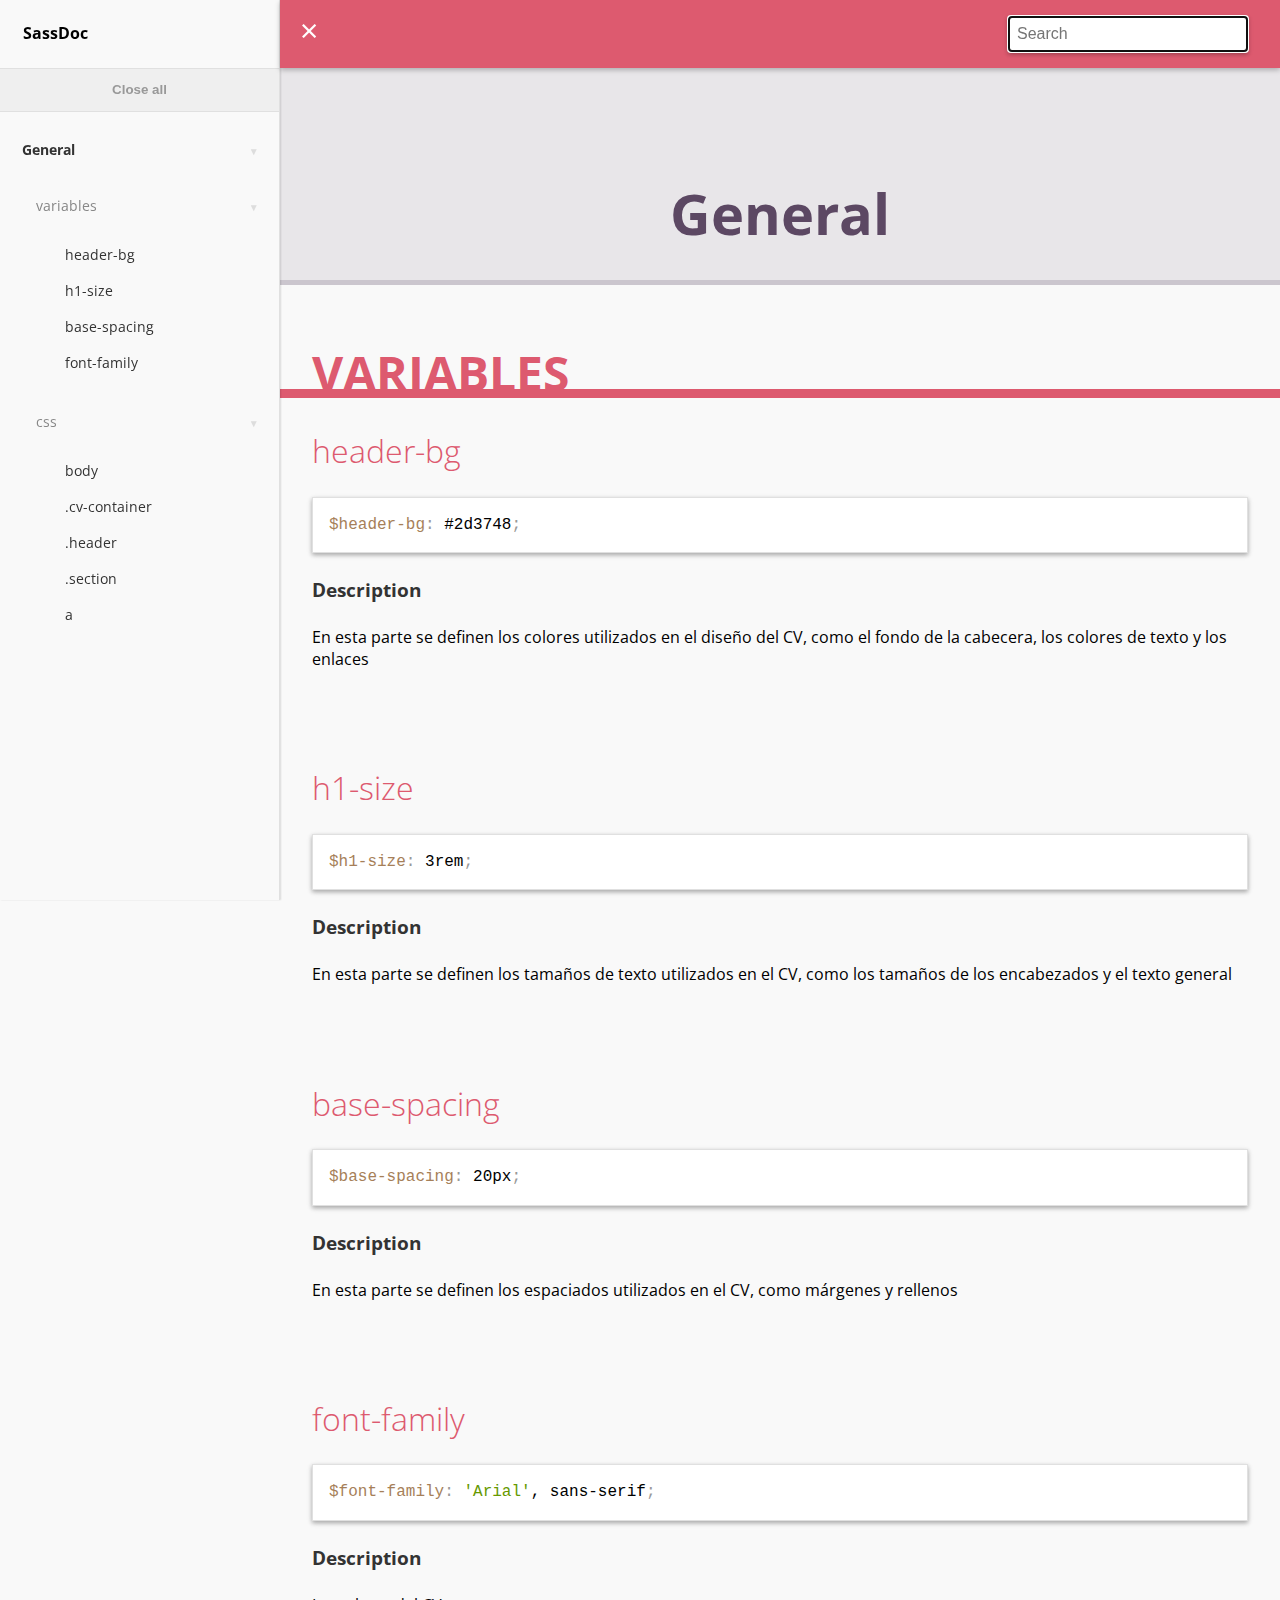
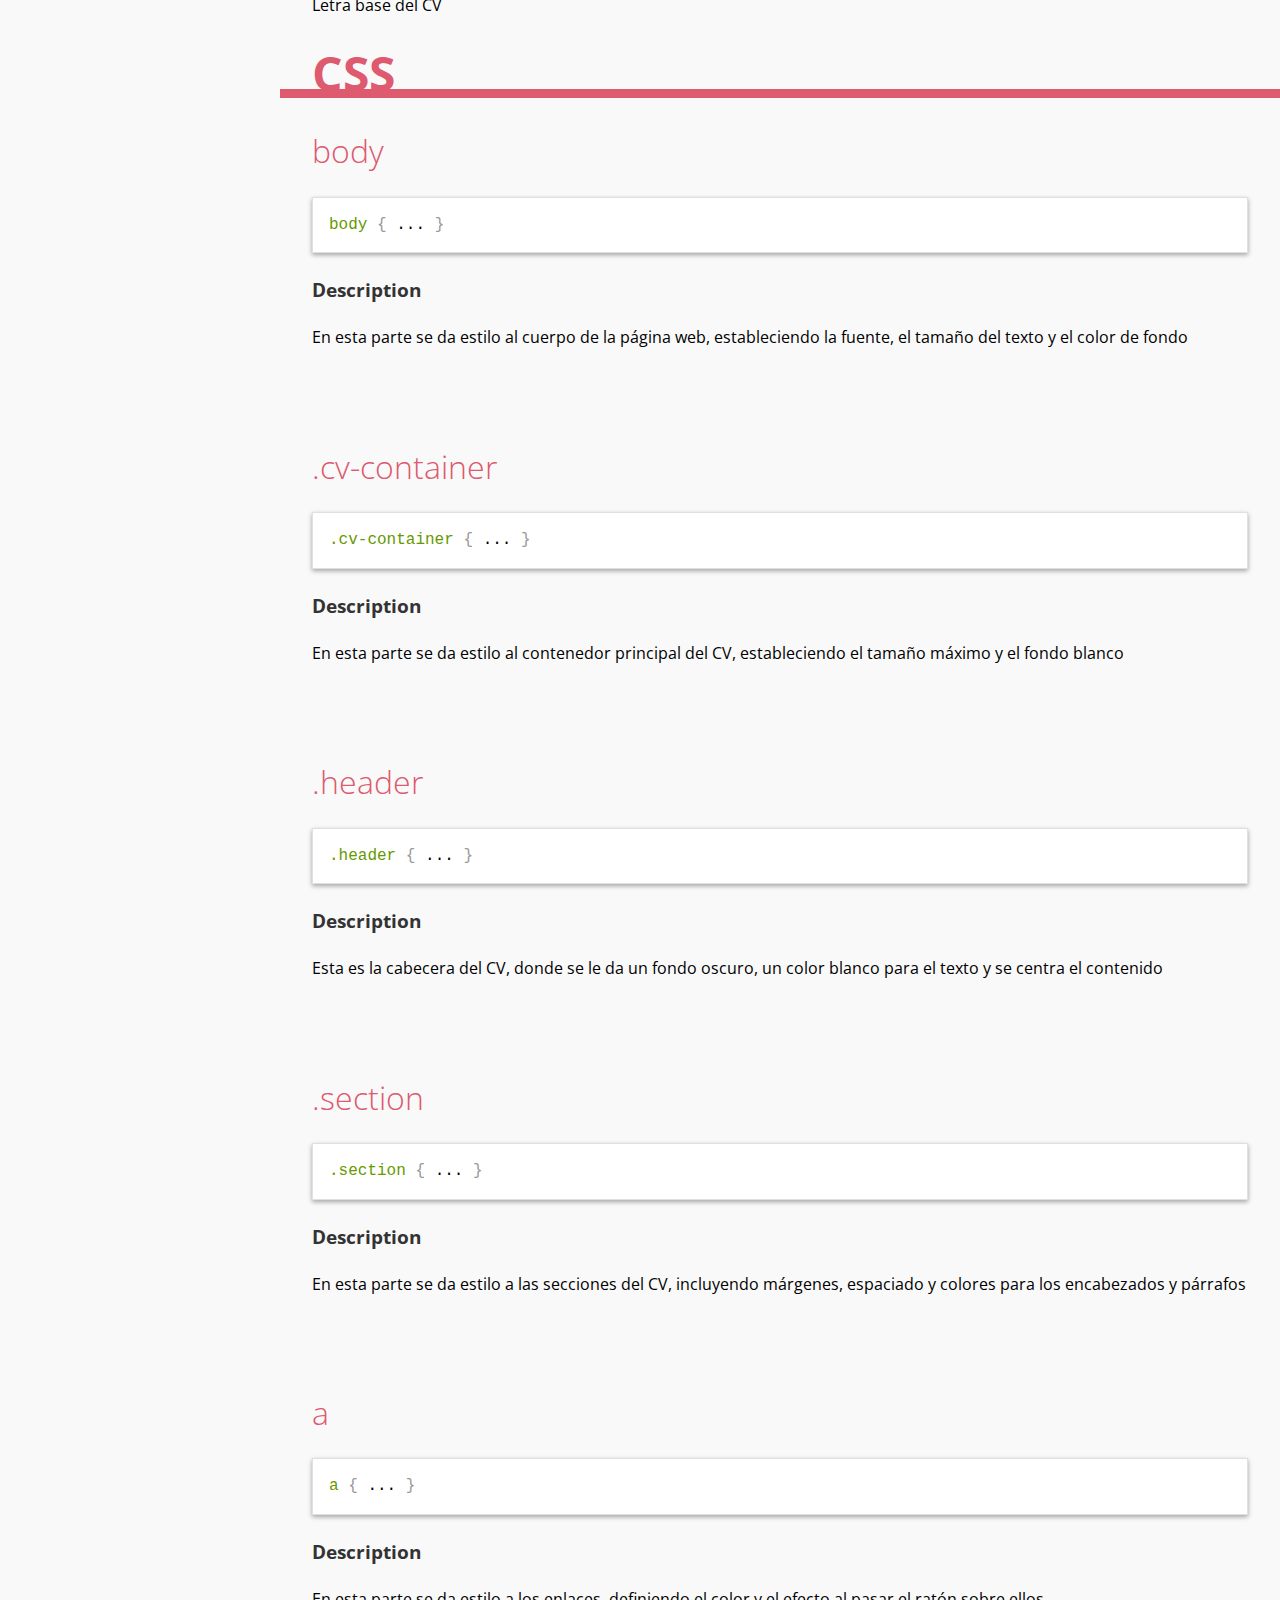
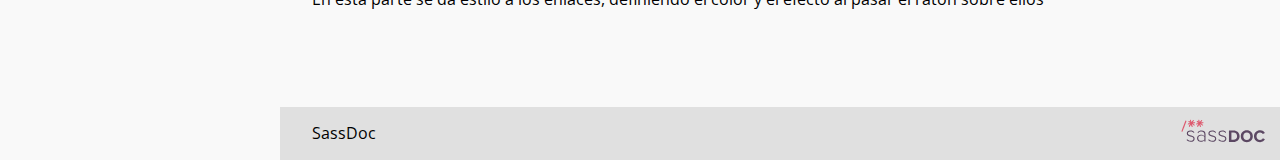
<file: Curriculum_Vitae/sassdoc/index.html>
<!doctype html><html lang="en"><head><meta charset="utf-8"><title>SassDoc</title><link rel="stylesheet" href="assets/css/main.css"><link href="https://fonts.googleapis.com/css?family=Open+Sans:400,500,700" rel="stylesheet" type="text/css"><meta name="viewport" content="width=device-width"><meta content="IE=edge, chrome=1" http-equiv="X-UA-Compatible"><!-- Open Graph tags --><meta property="og:title" content="SassDoc - SassDoc"><meta property="og:type" content="website"><meta property="og:description" content="Release the docs!"><!-- Thanks to Sass-lang.com for the icons --><link href="assets/images/favicon.png" rel="shortcut icon"></head><body><aside class="sidebar" role="nav"><div class="sidebar__header"><h1 class="sidebar__title">SassDoc</h1></div><div class="sidebar__body"><button type="button" class="btn-toggle js-btn-toggle" data-alt="Open all">Close all</button><p class="sidebar__item sidebar__item--heading" data-slug="undefined"><a href="#undefined">General</a></p><div><p class="sidebar__item sidebar__item--sub-heading" data-slug="undefined-variable"><a href="#undefined-variable">variables</a></p><ul class="list-unstyled"><li class="sidebar__item sassdoc__item" data-group="undefined" data-name="header-bg" data-type="variable"><a href="#undefined-variable-header-bg">header-bg</a></li><li class="sidebar__item sassdoc__item" data-group="undefined" data-name="h1-size" data-type="variable"><a href="#undefined-variable-h1-size">h1-size</a></li><li class="sidebar__item sassdoc__item" data-group="undefined" data-name="base-spacing" data-type="variable"><a href="#undefined-variable-base-spacing">base-spacing</a></li><li class="sidebar__item sassdoc__item" data-group="undefined" data-name="font-family" data-type="variable"><a href="#undefined-variable-font-family">font-family</a></li></ul><p class="sidebar__item sidebar__item--sub-heading" data-slug="undefined-css"><a href="#undefined-css">css</a></p><ul class="list-unstyled"><li class="sidebar__item sassdoc__item" data-group="undefined" data-name="body" data-type="css"><a href="#undefined-css-body">body</a></li><li class="sidebar__item sassdoc__item" data-group="undefined" data-name=".cv-container" data-type="css"><a href="#undefined-css-.cv-container">.cv-container</a></li><li class="sidebar__item sassdoc__item" data-group="undefined" data-name=".header" data-type="css"><a href="#undefined-css-.header">.header</a></li><li class="sidebar__item sassdoc__item" data-group="undefined" data-name=".section" data-type="css"><a href="#undefined-css-.section">.section</a></li><li class="sidebar__item sassdoc__item" data-group="undefined" data-name="a" data-type="css"><a href="#undefined-css-a">a</a></li></ul></div></div></aside><article class="main" role="main"><header class="header" role="banner"><div class="container"><div class="sassdoc__searchbar searchbar"><label for="js-search-input" class="visually-hidden">Search</label><div class="searchbar__form" id="js-search"><input name="search" type="search" class="searchbar__field" autocomplete="off" autofocus id="js-search-input" placeholder="Search"><ul class="searchbar__suggestions" id="js-search-suggestions"></ul></div></div></div></header><section class="main__section"><h1 class="main__heading" id="undefined"><div class="container">General</div></h1><section class="main__sub-section" id="undefined-variable"><h2 class="main__heading--secondary"><div class="container">variables</div></h2><section class="main__item container item" id="undefined-variable-header-bg"><h3 class="item__heading"><a class="item__name" href="#undefined-variable-header-bg">header-bg</a></h3><div class="item__code-wrapper"><pre class="item__code language-scss"><code>$header-bg: #2d3748;</code></pre></div><h3 class="item__sub-heading">Description</h3><div class="item__description"><p>En esta parte se definen los colores utilizados en el diseño del CV, como el fondo de la cabecera, los colores de texto y los enlaces</p></div></section><section class="main__item container item" id="undefined-variable-h1-size"><h3 class="item__heading"><a class="item__name" href="#undefined-variable-h1-size">h1-size</a></h3><div class="item__code-wrapper"><pre class="item__code language-scss"><code>$h1-size: 3rem;</code></pre></div><h3 class="item__sub-heading">Description</h3><div class="item__description"><p>En esta parte se definen los tamaños de texto utilizados en el CV, como los tamaños de los encabezados y el texto general</p></div></section><section class="main__item container item" id="undefined-variable-base-spacing"><h3 class="item__heading"><a class="item__name" href="#undefined-variable-base-spacing">base-spacing</a></h3><div class="item__code-wrapper"><pre class="item__code language-scss"><code>$base-spacing: 20px;</code></pre></div><h3 class="item__sub-heading">Description</h3><div class="item__description"><p>En esta parte se definen los espaciados utilizados en el CV, como márgenes y rellenos</p></div></section><section class="main__item container item" id="undefined-variable-font-family"><h3 class="item__heading"><a class="item__name" href="#undefined-variable-font-family">font-family</a></h3><div class="item__code-wrapper"><pre class="item__code language-scss"><code>$font-family: &#39;Arial&#39;, sans-serif;</code></pre></div><h3 class="item__sub-heading">Description</h3><div class="item__description"><p>Letra base del CV</p></div></section></section><section class="main__sub-section" id="undefined-css"><h2 class="main__heading--secondary"><div class="container">css</div></h2><section class="main__item container item" id="undefined-css-body"><h3 class="item__heading"><a class="item__name" href="#undefined-css-body">body</a></h3><div class="item__code-wrapper"><pre class="item__code item__code--togglable language-scss" data-current-state="collapsed" data-expanded="<code>body {
  font-family: $font-family;
  font-size: $body-size;
  background-color: $background;
  color: $text-primary;
  line-height: 1.6;
}</code>" data-collapsed="body { ... }"><code>body { ... }</code></pre></div><h3 class="item__sub-heading">Description</h3><div class="item__description"><p>En esta parte se da estilo al cuerpo de la página web, estableciendo la fuente, el tamaño del texto y el color de fondo</p></div></section><section class="main__item container item" id="undefined-css-.cv-container"><h3 class="item__heading"><a class="item__name" href="#undefined-css-.cv-container">.cv-container</a></h3><div class="item__code-wrapper"><pre class="item__code item__code--togglable language-scss" data-current-state="collapsed" data-expanded="<code>.cv-container {
  max-width: 900px;
  margin: 0 auto;
  background-color: $white;
  padding: $base-spacing;
  border-radius: 8px;
}</code>" data-collapsed=".cv-container { ... }"><code>.cv-container { ... }</code></pre></div><h3 class="item__sub-heading">Description</h3><div class="item__description"><p>En esta parte se da estilo al contenedor principal del CV, estableciendo el tamaño máximo y el fondo blanco</p></div></section><section class="main__item container item" id="undefined-css-.header"><h3 class="item__heading"><a class="item__name" href="#undefined-css-.header">.header</a></h3><div class="item__code-wrapper"><pre class="item__code item__code--togglable language-scss" data-current-state="collapsed" data-expanded="<code>.header {
  text-align: center;
  background-color: $header-bg;
  color: $white;
  padding: $lg-spacing;
  border-radius: 8px;

  h1 {
    font-size: $h1-size;
    margin-bottom: $sm-spacing;
  }

  p {
    font-size: $h5-size;
    font-weight: 300;
  }
}</code>" data-collapsed=".header { ... }"><code>.header { ... }</code></pre></div><h3 class="item__sub-heading">Description</h3><div class="item__description"><p>Esta es la cabecera del CV, donde se le da un fondo oscuro, un color blanco para el texto y se centra el contenido</p></div></section><section class="main__item container item" id="undefined-css-.section"><h3 class="item__heading"><a class="item__name" href="#undefined-css-.section">.section</a></h3><div class="item__code-wrapper"><pre class="item__code item__code--togglable language-scss" data-current-state="collapsed" data-expanded="<code>.section {
  margin: $lg-spacing 0;
  padding-bottom: $sm-spacing;
  border-bottom: 2px solid $border;

  h2 {
    font-size: $h2-size;
    color: $primary;
    margin-bottom: $sm-spacing;
  }

  p {
    font-size: $h4-size;
    color: $text-secondary;
    margin-bottom: $sm-spacing;
  }

  ul {
    list-style: none;
    padding: 0;

    li {
      font-size: $body-size;
      margin-bottom: $sm-spacing;
    }
  }
}</code>" data-collapsed=".section { ... }"><code>.section { ... }</code></pre></div><h3 class="item__sub-heading">Description</h3><div class="item__description"><p>En esta parte se da estilo a las secciones del CV, incluyendo márgenes, espaciado y colores para los encabezados y párrafos</p></div></section><section class="main__item container item" id="undefined-css-a"><h3 class="item__heading"><a class="item__name" href="#undefined-css-a">a</a></h3><div class="item__code-wrapper"><pre class="item__code item__code--togglable language-scss" data-current-state="collapsed" data-expanded="<code>a {
  color: $link;
  text-decoration: none;

  &amp;:hover {
    color: $link-hover;
  }
}</code>" data-collapsed="a { ... }"><code>a { ... }</code></pre></div><h3 class="item__sub-heading">Description</h3><div class="item__description"><p>En esta parte se da estilo a los enlaces, definiendo el color y el efecto al pasar el ratón sobre ellos</p></div></section></section></section><footer class="footer" role="contentinfo"><div class="container"><div class="footer__project-info project-info"><!-- Name and URL --> <span class="project-info__name">SassDoc</span><!-- Version --><!-- License --></div><a class="footer__watermark" href="http://sassdoc.com"><img src="assets/images/logo_light_inline.svg" alt="SassDoc Logo"></a></div></footer></article><script src="https://ajax.googleapis.com/ajax/libs/jquery/2.1.1/jquery.min.js"></script><script>window.jQuery || document.write('<script src="assets/js/vendor/jquery.min.js"><\/script>')</script><script src="assets/js/main.min.js"></script></body></html>
</file>
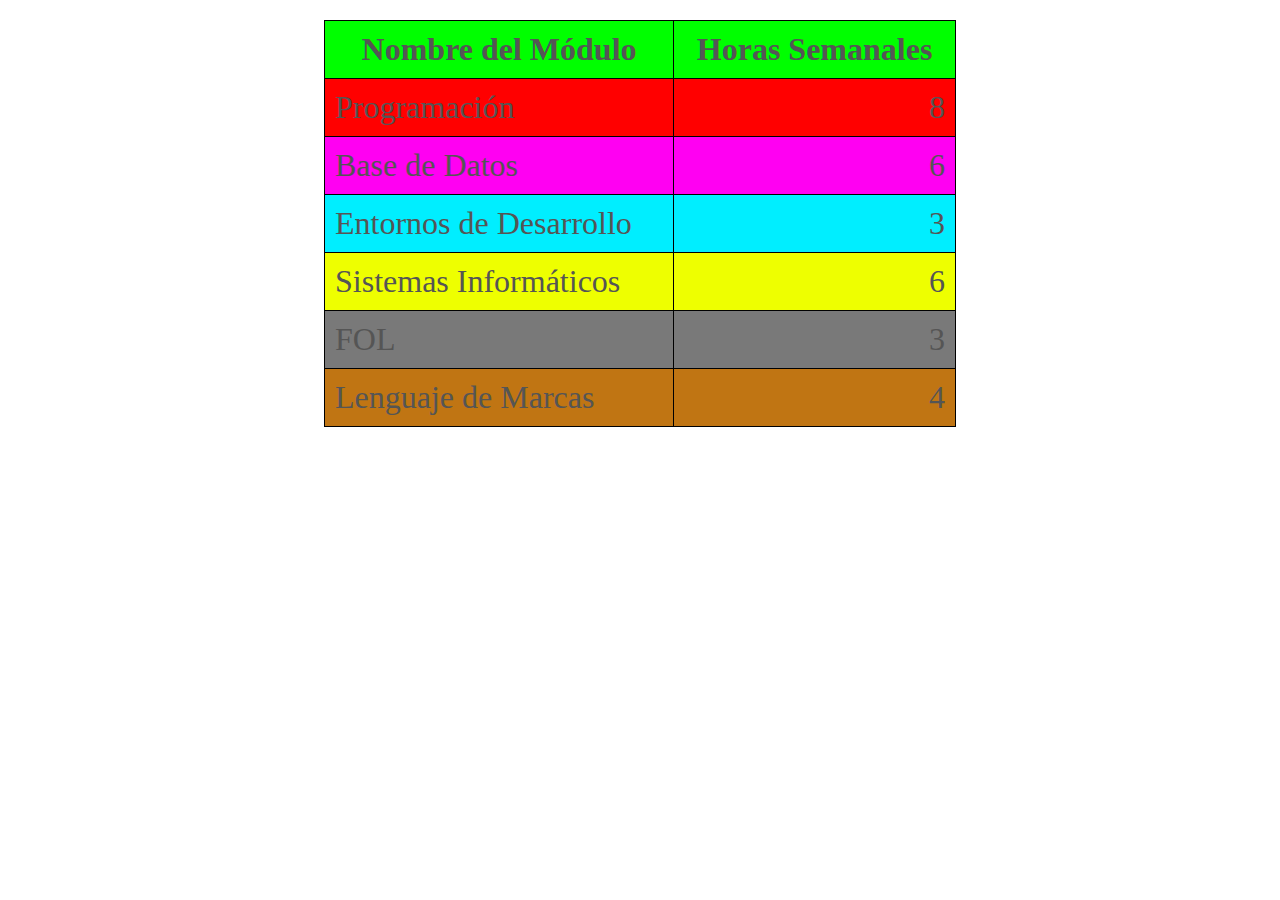
<file: Tabla.html>
<!DOCTYPE html>
<html lang="es">
<head>
    <meta charset="UTF-8">
    <meta name="viewport" content="width=device-width, initial-scale=1.0">
    <title>Pagina Alejandro</title>
    <link rel="stylesheet" href="styles.css">
</head>
<body>
    <section>
        <table>
            <thead>
                <tr>
                    <th>Nombre del Módulo</th>
                    <th>Horas Semanales</th>
                </tr>
            </thead>
            <tbody>
                <tr><td>Programación</td><td>8</td></tr>
                <tr><td>Base de Datos</td><td>6</td></tr>
                <tr><td>Entornos de Desarrollo</td><td>3</td></tr>
                <tr><td>Sistemas Informáticos</td><td>6</td></tr>
                <tr><td>FOL</td><td>3</td></tr>
                <tr><td>Lenguaje de Marcas</td><td>4</td></tr>
            </tbody>
        </table>
    </section>
</body>
</html>
</file>
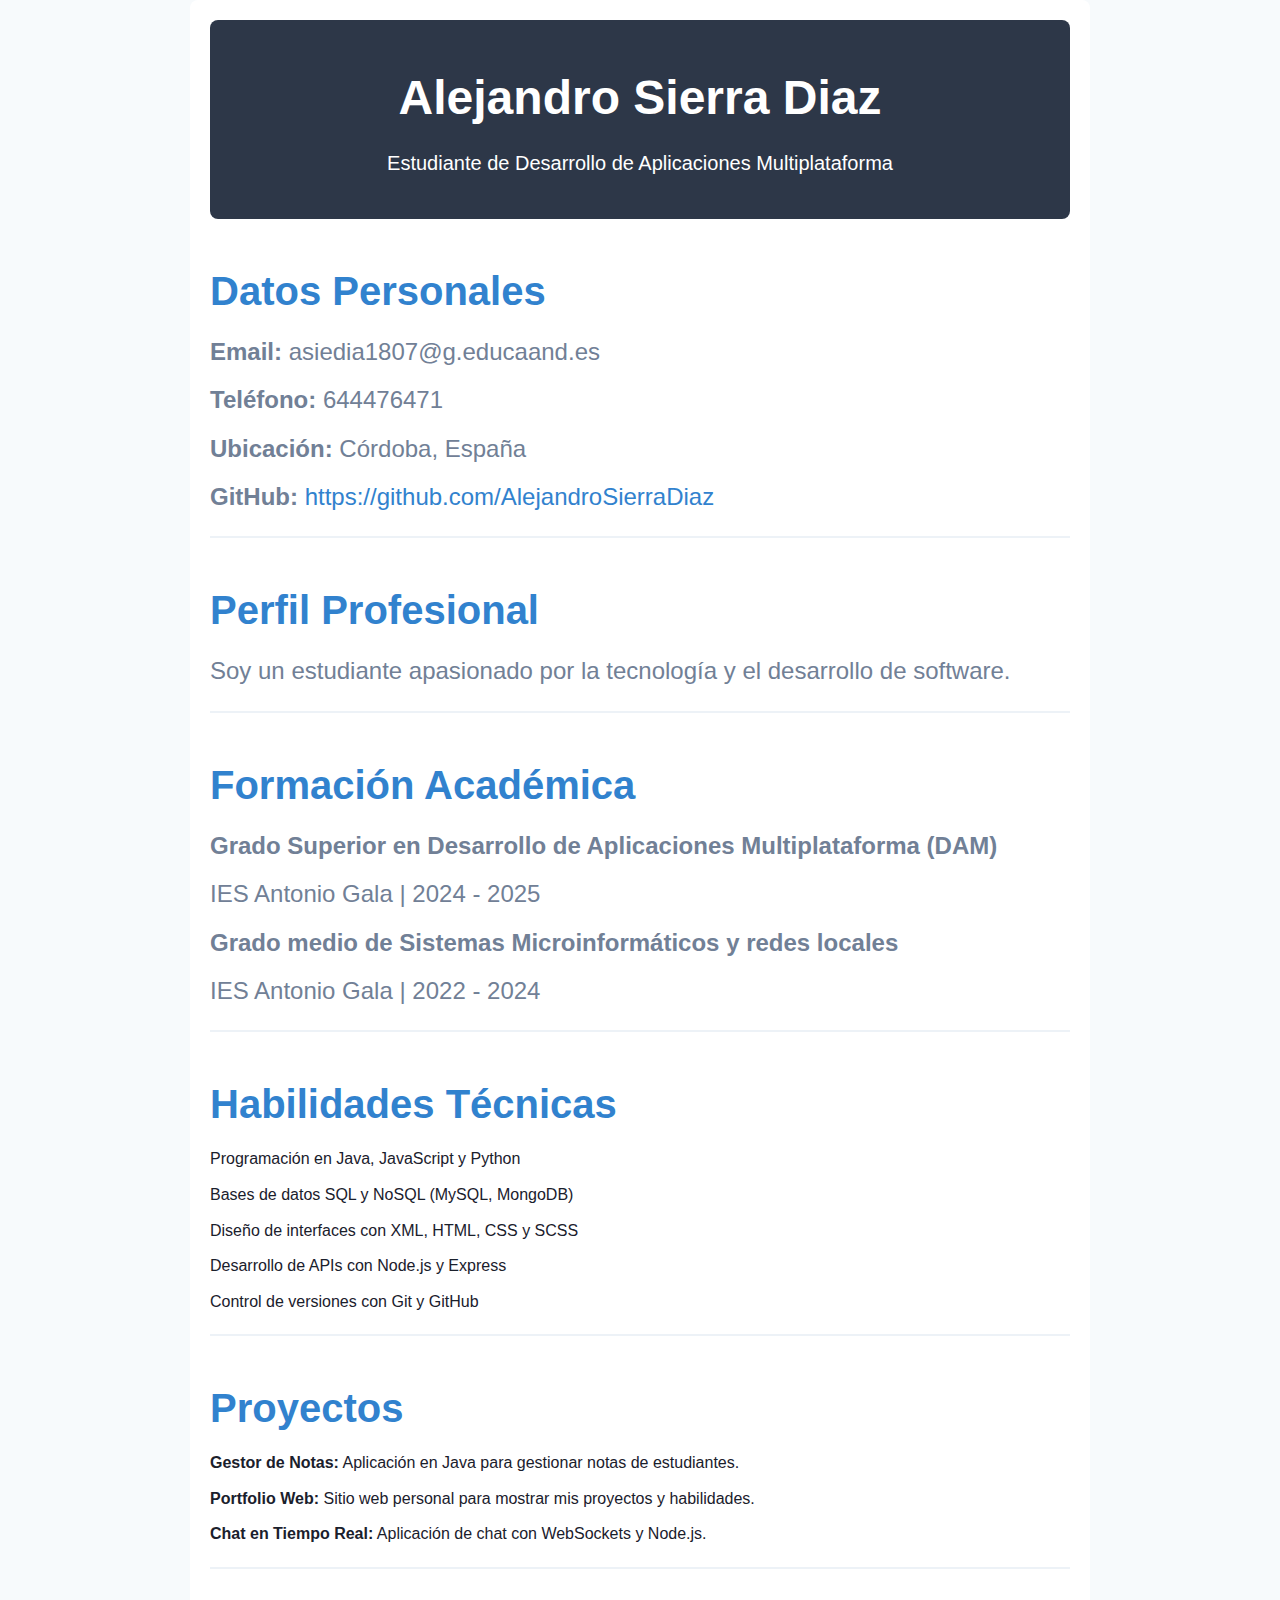
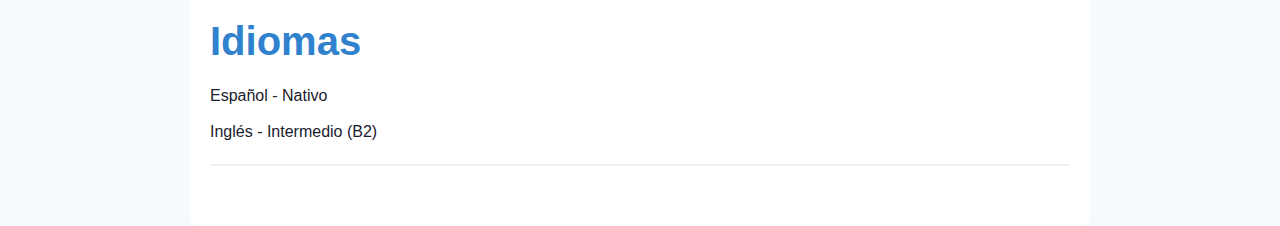
<file: Curriculum_Vitae/cv.html>
<!DOCTYPE html>
<html lang="es">
<head>
    <meta charset="UTF-8">
    <meta name="viewport" content="width=device-width, initial-scale=1.0">
    <title>Curriculum Vitae - Alejandro Sierra Diaz</title>
    <link rel="stylesheet" href="cv.css">
</head>
<body>
    <div class="cv-container">
        <div class="header">
            <h1>Alejandro Sierra Diaz</h1>
            <p>Estudiante de Desarrollo de Aplicaciones Multiplataforma</p>
        </div>
        
        <div class="section">
            <h2>Datos Personales</h2>
            <p><strong>Email:</strong> asiedia1807@g.educaand.es</p>
            <p><strong>Teléfono:</strong> 644476471</p>
            <p><strong>Ubicación:</strong> Córdoba, España</p>
            <p><strong>GitHub:</strong> <a href="#">https://github.com/AlejandroSierraDiaz</a></p>
        </div>

        <div class="section">
            <h2>Perfil Profesional</h2>
            <p>Soy un estudiante apasionado por la tecnología y el desarrollo de software.</p>
        </div>

        <div class="section">
            <h2>Formación Académica</h2>
            <p><strong>Grado Superior en Desarrollo de Aplicaciones Multiplataforma (DAM)</strong></p>
            <p>IES Antonio Gala | 2024 - 2025</p>
            <p><strong>Grado medio de Sistemas Microinformáticos y redes locales</strong></p>
            <p>IES Antonio Gala | 2022 - 2024</p>
        </div>

        <div class="section">
            <h2>Habilidades Técnicas</h2>
            <ul>
                <li>Programación en Java, JavaScript y Python</li>
                <li>Bases de datos SQL y NoSQL (MySQL, MongoDB)</li>
                <li>Diseño de interfaces con XML, HTML, CSS y SCSS</li>
                <li>Desarrollo de APIs con Node.js y Express</li>
                <li>Control de versiones con Git y GitHub</li>
            </ul>
        </div>

        <div class="section">
            <h2>Proyectos</h2>
            <ul>
                <li><strong>Gestor de Notas:</strong> Aplicación en Java para gestionar notas de estudiantes.</li>
                <li><strong>Portfolio Web:</strong> Sitio web personal para mostrar mis proyectos y habilidades.</li>
                <li><strong>Chat en Tiempo Real:</strong> Aplicación de chat con WebSockets y Node.js.</li>
            </ul>
        </div>

        <div class="section">
            <h2>Idiomas</h2>
            <ul>
                <li>Español - Nativo</li>
                <li>Inglés - Intermedio (B2)</li>
            </ul>
        </div>
    </div>
</body>
</html>
</file>
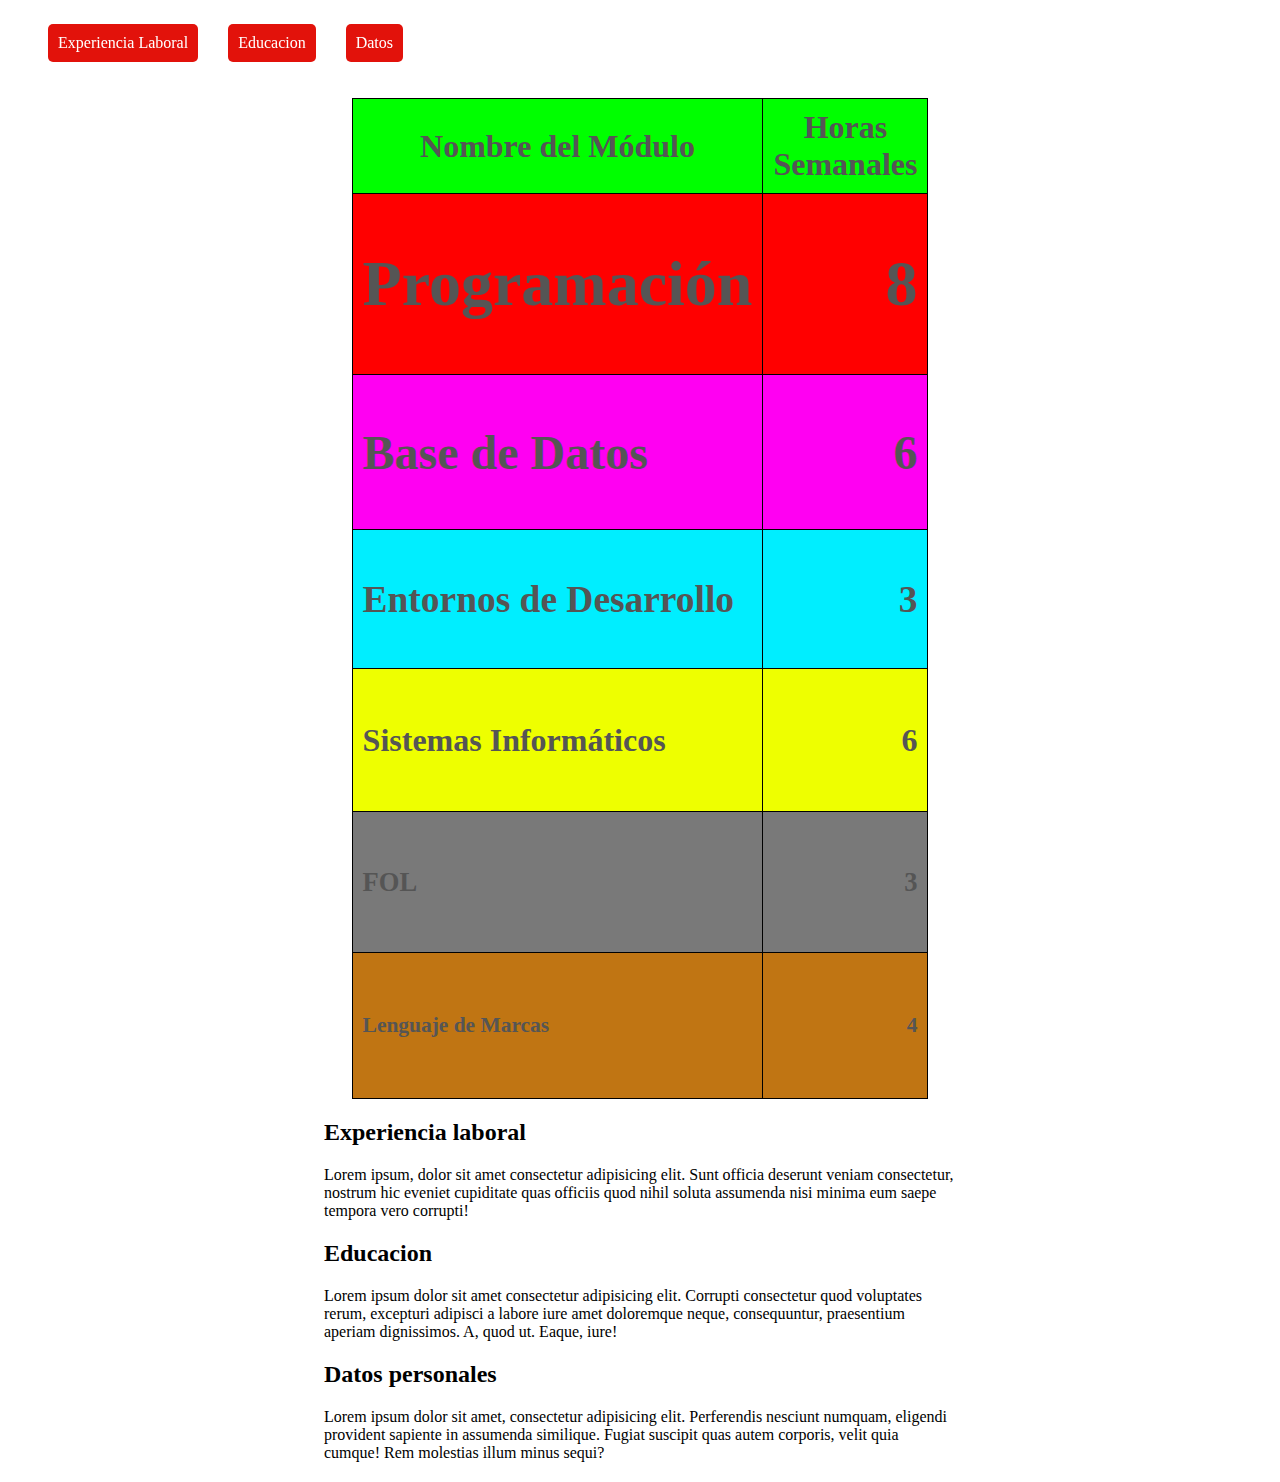
<file: Directivas-Mixins/tabla.html>
<!DOCTYPE html>
<html lang="es">
<head>
  <meta charset="UTF-8">
  <meta name="viewport" content="width=device-width, initial-scale=1.0">
  <title>Módulos de 1º DAM</title>
  <link rel="stylesheet" href="styles.css">
</head>
<body>
    <div class="menu">
    <nav class="navbar">
    <ul class="menu">
      <li><a href="#Exp">Experiencia Laboral</a></li>
      <li><a href="#Edu">Educacion</a></li>
      <li><a href="#Datos">Datos</a></li>
    </ul>
    </nav>
    </div>
  <section>
    <table>
      <thead>
        <tr>
          <th>Nombre del Módulo</th>
          <th>Horas Semanales</th>
        </tr>
      </thead>
      <tbody>
        <tr>
          <td><h1>Programación</h1></td>
          <td><h1>8</h1></td>
        </tr>
        <tr>
          <td><h2>Base de Datos</h2></td>
          <td><h2>6</h2></td>
        </tr>
        <tr>
          <td><h3>Entornos de Desarrollo</h3></td>
          <td><h3>3</h3></td>
        </tr>
        <tr>
          <td><h4>Sistemas Informáticos</h4></td>
          <td><h4>6</h4></td>
        </tr>
        <tr>
          <td><h5>FOL</h5></td>
          <td><h5>3</h5></td>
        </tr>
        <tr>
          <td><h6>Lenguaje de Marcas</h6></td>
          <td><h6>4</h6></td>
        </tr>
      </tbody>
    </table>
  </section>
  <section id="Exp">
    <h2>Experiencia laboral</h2>
    <p>Lorem ipsum, dolor sit amet consectetur adipisicing elit. Sunt officia deserunt veniam consectetur, nostrum hic eveniet cupiditate quas officiis quod nihil soluta assumenda nisi minima eum saepe tempora vero corrupti!</p>
  </section>
  <section id="Edu">
    <h2>Educacion</h2>
    <p>Lorem ipsum dolor sit amet consectetur adipisicing elit. Corrupti consectetur quod voluptates rerum, excepturi adipisci a labore iure amet doloremque neque, consequuntur, praesentium aperiam dignissimos. A, quod ut. Eaque, iure!</p>
  </section>
  <section id="Datos">
    <h2>Datos personales</h2>
    <p>Lorem ipsum dolor sit amet, consectetur adipisicing elit. Perferendis nesciunt numquam, eligendi provident sapiente in assumenda similique. Fugiat suscipit quas autem corporis, velit quia cumque! Rem molestias illum minus sequi?</p>
  </section>
</body>
</html>
</file>
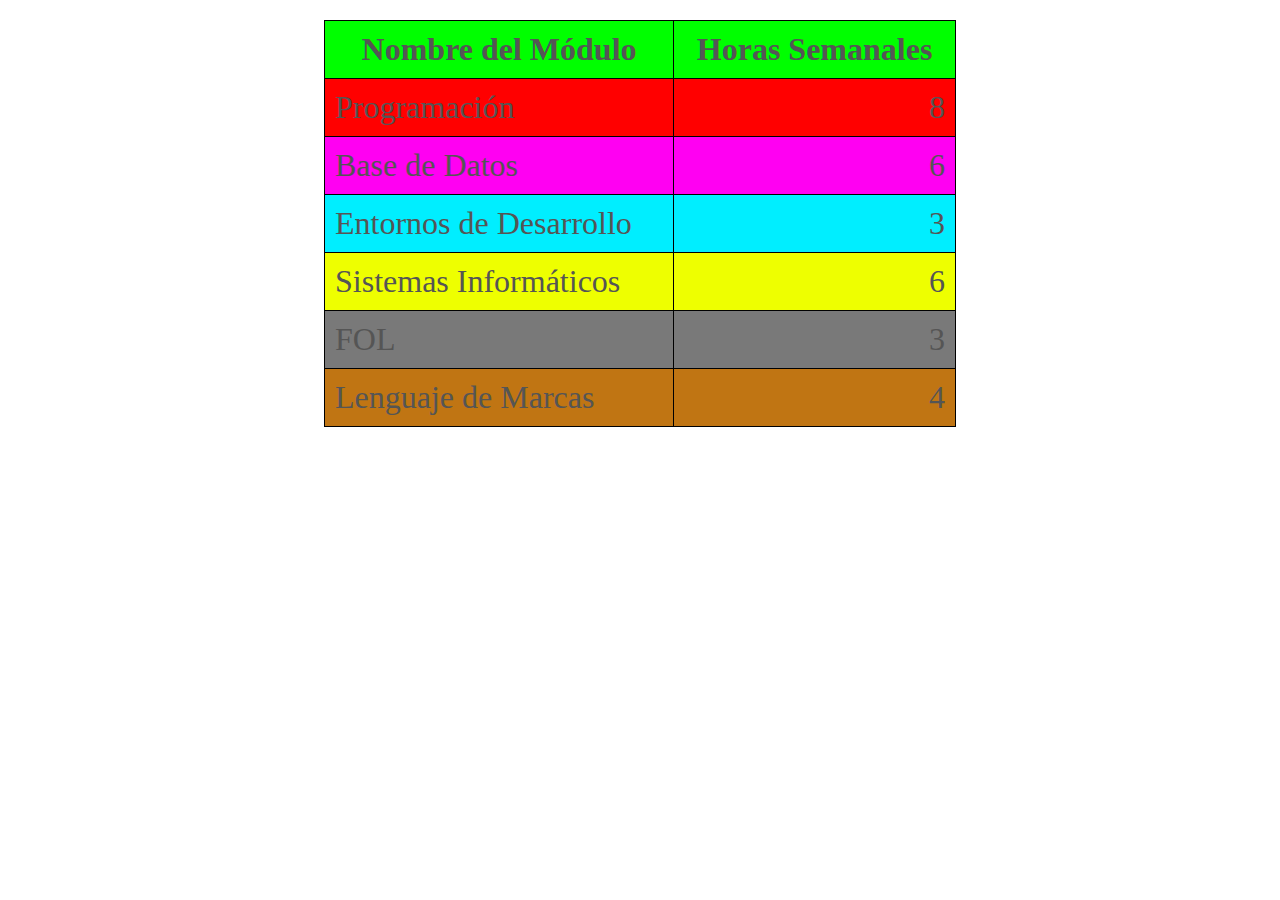
<file: Tabla1/Tabla.html>
<!DOCTYPE html>
<html lang="es">
<head>
    <meta charset="UTF-8">
    <meta name="viewport" content="width=device-width, initial-scale=1.0">
    <title>Módulos de 1º DAM</title>
    <link rel="stylesheet" href="styles.css">
</head>
<body>
    <section>
        <table>
            <thead>
                <tr>
                    <th>Nombre del Módulo</th>
                    <th>Horas Semanales</th>
                </tr>
            </thead>
            <tbody>
                <tr><td>Programación</td><td>8</td></tr>
                <tr><td>Base de Datos</td><td>6</td></tr>
                <tr><td>Entornos de Desarrollo</td><td>3</td></tr>
                <tr><td>Sistemas Informáticos</td><td>6</td></tr>
                <tr><td>FOL</td><td>3</td></tr>
                <tr><td>Lenguaje de Marcas</td><td>4</td></tr>
            </tbody>
        </table>
    </section>
</body>
</html>
</file>
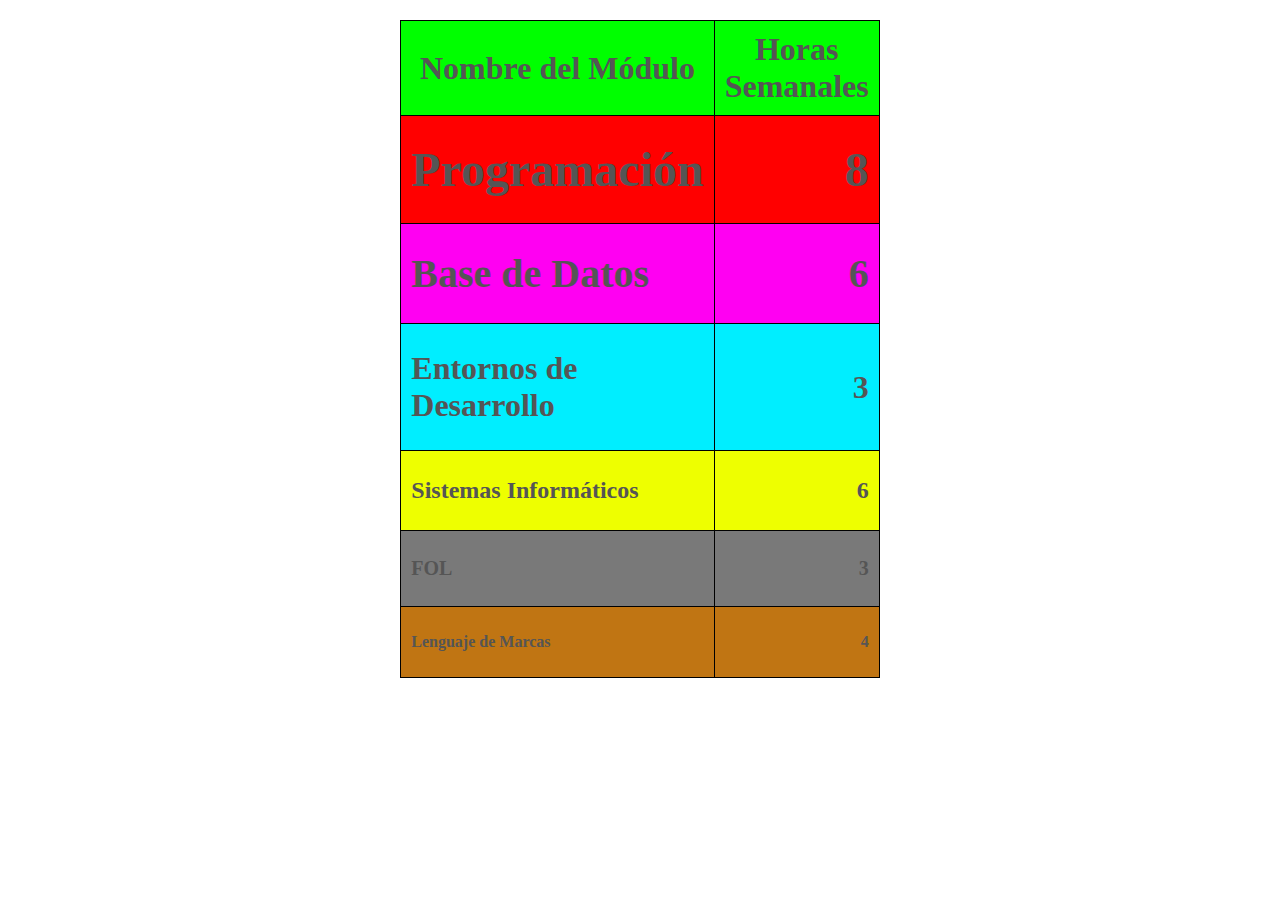
<file: Tabla2/Tabla.html>
<!DOCTYPE html>
<html lang="es">
<head>
  <meta charset="UTF-8">
  <meta name="viewport" content="width=device-width, initial-scale=1.0">
  <title>Módulos de 1º DAM</title>
  <link rel="stylesheet" href="styles.css">
</head>
<body>
  <section>
    <table>
      <thead>
        <tr>
          <th>Nombre del Módulo</th>
          <th>Horas Semanales</th>
        </tr>
      </thead>
      <tbody>
        <tr>
          <td><h1>Programación</h1></td>
          <td><h1>8</h1></td>
        </tr>
        <tr>
          <td><h2>Base de Datos</h2></td>
          <td><h2>6</h2></td>
        </tr>
        <tr>
          <td><h3>Entornos de Desarrollo</h3></td>
          <td><h3>3</h3></td>
        </tr>
        <tr>
          <td><h4>Sistemas Informáticos</h4></td>
          <td><h4>6</h4></td>
        </tr>
        <tr>
          <td><h5>FOL</h5></td>
          <td><h5>3</h5></td>
        </tr>
        <tr>
          <td><h6>Lenguaje de Marcas</h6></td>
          <td><h6>4</h6></td>
        </tr>
      </tbody>
    </table>
  </section>
</body>
</html>
</file>
<file: Curriculum_Vitae/sassdoc/assets/css/main.css>
﻿.searchbar:after,.header:after,.container:after{content:"";display:table;clear:both}.visually-hidden{width:1px;height:1px;position:absolute;padding:0;margin:-1px;overflow:hidden;clip:rect(0 0 0 0);border:0}.sidebar__title{text-overflow:ellipsis;overflow:hidden;white-space:nowrap}code[class*=language-],pre[class*=language-]{color:#000;text-shadow:0 1px #fff;font-family:Consolas,Monaco,"Andale Mono",monospace;direction:ltr;text-align:left;white-space:pre;word-spacing:normal;word-break:normal;-moz-tab-size:4;-o-tab-size:4;tab-size:4;-webkit-hyphens:none;-moz-hyphens:none;-ms-hyphens:none;hyphens:none}pre[class*=language-]::-moz-selection,pre[class*=language-] ::-moz-selection,code[class*=language-]::-moz-selection,code[class*=language-] ::-moz-selection{text-shadow:none;background:#b3d4fc}pre[class*=language-]::selection,pre[class*=language-] ::selection,code[class*=language-]::selection,code[class*=language-] ::selection{text-shadow:none;background:#b3d4fc}@media print{code[class*=language-],pre[class*=language-]{text-shadow:none}}pre[class*=language-]{padding:1em;margin:.5em 0;overflow:auto}:not(pre)>code[class*=language-],pre[class*=language-]{background:#fff}:not(pre)>code[class*=language-]{padding:.1em;border-radius:.3em}.token.comment,.token.prolog,.token.doctype,.token.cdata{color:#708090}.token.punctuation{color:#999}.namespace{opacity:.7}.token.property,.token.tag,.token.boolean,.token.number,.token.constant,.token.symbol{color:#905}.token.selector,.token.attr-name,.token.string,.token.builtin{color:#690}.token.operator,.token.entity,.token.url,.language-css .token.string,.style .token.string,.token.variable{color:#a67f59;background:rgba(255,255,255,.5)}.token.atrule,.token.attr-value,.token.keyword{color:#07a}.token.regex,.token.important{color:#e90}.token.important{font-weight:bold}.token.entity{cursor:help}html{-webkit-box-sizing:border-box;-moz-box-sizing:border-box;box-sizing:border-box}*,*::after,*::before{-webkit-box-sizing:inherit;-moz-box-sizing:inherit;box-sizing:inherit}body{font:1em/1.35 "Open Sans","Helvetica Neue Light","Helvetica Neue","Helvetica","Arial",sans-serif;overflow:auto;margin:0}a{transition:.15s;text-decoration:none;color:#dd5a6f}a:hover,a:hover code{color:#333}table p{margin:0 0 .5rem}:not(pre)>code{color:#dd5a6f;white-space:nowrap;font-weight:normal}@media(max-width: 800px){table,tbody,tr,td,th{display:block}thead{width:1px;height:1px;position:absolute;padding:0;margin:-1px;overflow:hidden;clip:rect(0 0 0 0);border:0}tr{padding-bottom:1em;margin-bottom:1em;border-bottom:2px solid #ddd}td::before,th::before{content:attr(data-label) ": ";text-transform:capitalize;font-weight:bold}td p,th p{display:inline}}.layout-toggle{display:none}@media(min-width: 801px){.layout-toggle{position:absolute;top:8px;left:20px;font-size:2em;cursor:pointer;color:#fff;display:block}}@media(min-width: 801px){.sidebar-closed .sidebar{-webkit-transform:translateX(-280px);-ms-transform:translateX(-280px);transform:translateX(-280px)}.sidebar-closed .main{padding-left:0}.sidebar-closed .header{left:0}}.list-unstyled{padding-left:0;list-style:none;line-height:1.5;margin-top:0;margin-bottom:1.5rem}.list-inline li{display:inline-block}.container{max-width:100%;width:1170px;margin:0 auto;padding:0 2rem}.relative{position:relative}.clear{clear:both}.header{position:fixed;top:0;right:0;left:280px;box-shadow:0 2px 5px rgba(0,0,0,.26);padding:1em 0;background:#dd5a6f;color:#e0e0e0;z-index:4000}@media(max-width: 800px){.header{left:0}}@media(min-width: 801px){.header{transition:.2s cubic-bezier(0.215, 0.61, 0.355, 1)}}.header__title{font-weight:500;text-align:center;margin:0 0 .5em 0}.header__title a{color:#e0e0e0}@media(min-width: 801px){.header__title{float:left;font-size:1em;margin-top:.25em;margin-bottom:0}}.searchbar{display:inline-block;float:right}@media(max-width: 800px){.searchbar{display:block;float:none}}.searchbar__form{float:right;position:relative}@media(max-width: 800px){.searchbar__form{float:none}}@media(min-width: 801px){.searchbar__form{min-width:15em}}.searchbar__field{border:none;padding:.5em;font-size:1em;margin:0;width:100%;box-shadow:0 1.5px 4px rgba(0,0,0,.24),0 1.5px 6px rgba(0,0,0,.12);border:1px solid #e0e0e0}.searchbar__suggestions{position:absolute;top:100%;right:0;left:0;box-shadow:0 1.5px 4px rgba(0,0,0,.24),0 1.5px 6px rgba(0,0,0,.12);border:1px solid #e0e0e0;background:#fff;padding:0;margin:0;list-style:none;z-index:2}.searchbar__suggestions:empty{display:none}.searchbar__suggestions .selected{background:#ddd}.searchbar__suggestions li{border-bottom:1px solid #e0e0e0}.searchbar__suggestions li:last-of-type{border:none}.searchbar__suggestions a{display:block;padding:.5em;font-size:.9em}.searchbar__suggestions a:hover,.searchbar__suggestions a:active,.searchbar__suggestions a:focus{background:#e0e0e0}.searchbar__suggestions code{margin-right:.5em}@media(min-width: 801px){.sidebar{position:fixed;top:0;bottom:0;left:0;overflow:auto;box-shadow:1px 0 1.5px rgba(0,0,0,.12);width:280px;z-index:2;border-right:1px solid #e0e0e0;transition:.2s cubic-bezier(0.215, 0.61, 0.355, 1)}}@media(max-width: 800px){.sidebar{margin-top:4em}}.sidebar__annotation{color:#5c4863}.sidebar__item{font-size:.9em}.sidebar__item a{padding:.5em 4.5em;display:block;text-decoration:none;color:#333}.sidebar__item:hover,.sidebar__item:active,.sidebar__item:focus{background:#e0e0e0}.sidebar__item.is-collapsed+*{display:none}.sidebar__item--heading{padding:1em 1.5em}.sidebar__item--heading a{font-weight:bold}.sidebar__item--sub-heading{padding:.5em 2.5em}.sidebar__item--sub-heading a{color:#888}.sidebar__item--heading,.sidebar__item--sub-heading{position:relative}.sidebar__item--heading:after,.sidebar__item--sub-heading:after{position:absolute;top:50%;right:2em;content:"▼";margin-top:-0.5em;color:#ddd;font-size:.7em}.sidebar__item--heading.is-collapsed:after,.sidebar__item--sub-heading.is-collapsed:after{content:"▶"}.sidebar__item--heading a,.sidebar__item--sub-heading a{padding:0;display:inline}.sidebar__description{color:#e0e0e0;padding-right:2em}.sidebar__header{border-bottom:1px solid #e0e0e0}.sidebar__title{font-size:1em;margin:0;padding:1.45em}.btn-toggle{background:#efefef;border:none;border-bottom:1px solid #e0e0e0;display:block;padding:1em;width:100%;cursor:pointer;color:#999;font-weight:bold;margin:0;transition:.15s ease-out}.btn-toggle:hover,.btn-toggle:active,.btn-toggle:focus{background:#dfdfdf}.main{background:#f9f9f9;position:relative}@media(min-width: 801px){.main{transition:.2s cubic-bezier(0.215, 0.61, 0.355, 1);padding-left:280px;padding-top:4em;min-height:45em}}.main__section{margin-top:5em;border-top:5px solid rgba(92,72,99,.2)}.header+.main__section{margin-top:0;border-top:none}.main__heading,.main__heading--secondary{padding:1em 0;margin-top:0}@media(min-width: 801px){.main__heading,.main__heading--secondary{padding:2em 0 0}}.main__heading{color:#5c4863;font-size:3.5em;text-align:center;border-bottom:5px solid rgba(92,72,99,.2);padding-bottom:.5em;margin-bottom:1em;background:rgba(92,72,99,.1)}.main__heading--secondary{font-size:3em;color:#dd5a6f;text-transform:uppercase;font-weight:bold;padding-top:0;margin-bottom:-3rem;position:relative}.main__heading--secondary .container{overflow:hidden;white-space:nowrap;text-overflow:ellipsis}.main__heading--secondary::before{content:"";position:absolute;left:0;right:0;bottom:.15em;height:.2em;background-color:#dd5a6f}.main__description{margin-bottom:1.5rem}.footer{background:#e0e0e0;padding:1em 0}.footer .container{position:relative}.footer__project-info{float:left}.footer__watermark{position:absolute;right:0;top:-0.7em}.footer__watermark img{display:block;max-width:7em}.project-info__name,.project-info__version,.project-info__license{display:inline-block}.project-info__version,.project-info__license{color:#555}.project-info__license{text-indent:-0.25em}.main__section{margin-bottom:4.5rem}.item__heading{color:#333;margin:4.5rem 0 1.5rem 0;position:relative;font-size:2em;font-weight:300;float:left}.item__name{color:#dd5a6f}.item__example{margin-bottom:1.5rem}.item__example,.item__code{box-shadow:0 1.5px 4px rgba(0,0,0,.24),0 1.5px 6px rgba(0,0,0,.12);border:1px solid #e0e0e0;word-wrap:break-word;line-height:1.42}.item__code{padding-right:7em;clear:both;cursor:pointer}.item__code--togglable::after{position:absolute;right:0;bottom:-2.5em;-ms-filter:"progid:DXImageTransform.Microsoft.Alpha(Opacity=0)";opacity:0;color:#c4c4c4;font-size:.8em;transition:.2s ease-out}.item__code--togglable:hover::after,.item__code--togglable:active::after,.item__code--togglable:focus::after{-ms-filter:"progid:DXImageTransform.Microsoft.Alpha(Opacity=100)";opacity:1}.item__code--togglable[data-current-state=expanded]::after{content:"Click to collapse."}.item__code--togglable[data-current-state=collapsed]::after{content:"Click to expand."}.example__description{padding:1em;background:#efefef}.example__description p{margin:0}.example__code[class*=language-]{margin:0}.item__anchor{font-size:.6em;color:#eeafb9}@media(min-width: 801px){.item__anchor{position:absolute;right:101%;bottom:.25em;-ms-filter:"progid:DXImageTransform.Microsoft.Alpha(Opacity=0)";opacity:0}.item:hover .item__anchor{-ms-filter:"progid:DXImageTransform.Microsoft.Alpha(Opacity=100)";opacity:1}}.item__deprecated{display:inline-block;overflow:hidden;margin-top:5.5em;margin-left:1em}.item__deprecated strong{float:left;color:#c00;text-transform:uppercase}.item__deprecated p{float:left;margin:0;padding-left:.5em}.item__type{color:#ddd;text-transform:capitalize;font-size:.75em}.item__alias,.item__aliased{color:#ddd;font-size:.8em}.item__sub-heading{color:#333;margin-top:0;margin-bottom:1.5rem;font-size:1.2em}.item__parameters{width:100%;margin-bottom:1em;border-collapse:collapse}.item__parameters thead th{vertical-align:bottom;border-bottom:2px solid #ddd;border-top:none;text-align:left;color:#707070}.item__parameters tbody th{text-align:left}.item__parameters td,.item__parameters th{padding:.5em .5em .5em 0;vertical-align:top}@media(min-width: 801px){tbody>.item__parameter:first-of-type>td{border-top:none}.item__parameters td,.item__parameters th{border-top:1px solid #ddd}}.item__access{text-transform:capitalize;color:#5c4863;font-size:.8em}.item__since{float:right;padding-top:.9em;color:#c4c4c4;margin-bottom:1em}.item__source-link{position:absolute;top:1px;right:1px;background:#fff;padding:1em;z-index:2;color:#c4c4c4}.item__cross-type{color:#4d4d4d;font-family:"Consolas","Monaco","Andale Mono",monospace;font-size:.8em}.item__description{margin-bottom:1.5rem}li.item__description{margin-bottom:0}.item__description--inline>*{display:inline-block;margin:0}.item__code-wrapper{position:relative;clear:both;margin-bottom:1.5rem}.color-preview--inline{padding:2px 4px;border:1px solid rgba(0,0,0,.1);border-radius:3px}.color-preview--block{width:2em;height:2em;position:absolute;top:140%;right:0;top:calc(100% + 20px);border:1px solid rgba(0,0,0,.1);border-radius:3px}/*# sourceMappingURL=main.css.map */
</file>
<file: styles.css>
table {
  width: 50%;
  border-collapse: collapse;
  margin: 20px auto;
  font-size: xx-large;
}
table th, table td {
  border: 1px solid black;
  padding: 10px;
  color: rgb(85, 85, 85);
}
table th {
  background-color: rgb(0, 255, 0);
  text-align: center;
  font-weight: bold;
}
table tbody tr:nth-child(1) {
  background-color: rgb(255, 0, 0);
}
table tbody tr:nth-child(2) {
  background-color: rgb(255, 0, 242);
}
table tbody tr:nth-child(3) {
  background-color: rgb(0, 238, 255);
}
table tbody tr:nth-child(4) {
  background-color: rgb(238, 255, 0);
}
table tbody tr:nth-child(5) {
  background-color: rgb(121, 121, 121);
}
table tbody tr:nth-child(6) {
  background-color: rgb(192, 117, 19);
}
table td:first-child {
  text-align: left;
}
table td:last-child {
  text-align: right;
}

/*# sourceMappingURL=styles.css.map */
</file>
<file: Curriculum_Vitae/cv.css>
* {
  margin: 0;
  padding: 0;
  box-sizing: border-box;
}

body {
  font-family: "Arial", sans-serif;
  font-size: 16px;
  background-color: #f7fafc;
  color: #1a202c;
  line-height: 1.6;
}

.cv-container {
  max-width: 900px;
  margin: 0 auto;
  background-color: #ffffff;
  padding: 20px;
  border-radius: 8px;
}

.header {
  text-align: center;
  background-color: #2d3748;
  color: #ffffff;
  padding: 40px;
  border-radius: 8px;
}
.header h1 {
  font-size: 3rem;
  margin-bottom: 10px;
}
.header p {
  font-size: 1.25rem;
  font-weight: 300;
}

.section {
  margin: 40px 0;
  padding-bottom: 10px;
  border-bottom: 2px solid #edf2f7;
}
.section h2 {
  font-size: 2.5rem;
  color: #3182ce;
  margin-bottom: 10px;
}
.section p {
  font-size: 1.5rem;
  color: #718096;
  margin-bottom: 10px;
}
.section ul {
  list-style: none;
  padding: 0;
}
.section ul li {
  font-size: 16px;
  margin-bottom: 10px;
}

a {
  color: #3182ce;
  text-decoration: none;
}
a:hover {
  color: #2b6cb0;
}

/*# sourceMappingURL=cv.css.map */
</file>
<file: Directivas-Mixins/styles.css>
tbody tr:nth-child(1) {
  background-color: rgb(255, 0, 0);
}

tbody tr:nth-child(2) {
  background-color: rgb(255, 0, 242);
}

tbody tr:nth-child(3) {
  background-color: rgb(0, 238, 255);
}

tbody tr:nth-child(4) {
  background-color: rgb(238, 255, 0);
}

tbody tr:nth-child(5) {
  background-color: rgb(121, 121, 121);
}

tbody tr:nth-child(6) {
  background-color: rgb(192, 117, 19);
}

.tema-claro {
  background-color: white;
  color: black;
}

.tema-oscuro {
  background-color: black;
  color: white;
}

table {
  width: 50%;
  border-collapse: collapse;
  margin: 20px auto;
  font-size: xx-large;
}
table th, table td {
  border: 1px solid black;
  padding: 10px;
  color: rgb(85, 85, 85);
}
table th {
  background-color: rgb(0, 255, 0);
  text-align: center;
  font-weight: bold;
}
table td:first-child {
  text-align: left;
}
table td:last-child {
  text-align: right;
}
@media (max-width: 1200px) {
  table {
    width: calcularAnchura(50%, 0.8);
    font-size: x-large;
  }
}
@media (max-width: 768px) {
  table {
    width: calcularAnchura(50%, 0.6);
    font-size: large;
  }
}
@media (max-width: 480px) {
  table {
    width: calcularAnchura(50%, 0.4);
    font-size: medium;
  }
}

section {
  width: 50%;
  margin: 20px auto;
}
@media (max-width: 1200px) {
  section {
    width: calcularAnchura(50%, 0.8);
  }
}
@media (max-width: 768px) {
  section {
    width: calcularAnchura(50%, 0.6);
  }
}
@media (max-width: 480px) {
  section {
    width: calcularAnchura(50%, 0.4);
  }
}

.menu {
  display: flex;
  flex-direction: row;
  position: sticky;
  top: 0;
  gap: 30px;
  align-content: center;
  z-index: 1000;
}

ul {
  list-style: none;
  display: flex;
  flex-direction: row;
  gap: 10px;
  align-self: center;
}
ul li {
  padding: 10px;
  background-color: rgb(226, 18, 11);
  color: white;
  border-radius: 5px;
  cursor: pointer;
}
ul li:hover {
  background-color: rgb(0, 200, 0);
}

a {
  text-decoration: none;
  color: white;
}

/*# sourceMappingURL=styles.css.map */
</file>
<file: Tabla1/styles.css>
table {
  width: 50%;
  border-collapse: collapse;
  margin: 20px auto;
  font-size: xx-large;
}
table th, table td {
  border: 1px solid black;
  padding: 10px;
  color: rgb(85, 85, 85);
}
table th {
  background-color: rgb(0, 255, 0);
  text-align: center;
  font-weight: bold;
}
table tbody tr:nth-child(1) {
  background-color: rgb(255, 0, 0);
}
table tbody tr:nth-child(2) {
  background-color: rgb(255, 0, 242);
}
table tbody tr:nth-child(3) {
  background-color: rgb(0, 238, 255);
}
table tbody tr:nth-child(4) {
  background-color: rgb(238, 255, 0);
}
table tbody tr:nth-child(5) {
  background-color: rgb(121, 121, 121);
}
table tbody tr:nth-child(6) {
  background-color: rgb(192, 117, 19);
}
table td:first-child {
  text-align: left;
}
table td:last-child {
  text-align: right;
}

/*# sourceMappingURL=styles.css.map */
</file>
<file: Tabla2/styles.css>
h1 {
  font-size: 3rem;
  margin: 1rem 0;
  color: rgb(85, 85, 85);
}

h2 {
  font-size: 2.5rem;
  margin: 1rem 0;
  color: rgb(85, 85, 85);
}

h3 {
  font-size: 2rem;
  margin: 1rem 0;
  color: rgb(85, 85, 85);
}

h4 {
  font-size: 1.5rem;
  margin: 1rem 0;
  color: rgb(85, 85, 85);
}

h5 {
  font-size: 1.25rem;
  margin: 1rem 0;
  color: rgb(85, 85, 85);
}

h6 {
  font-size: 1rem;
  margin: 1rem 0;
  color: rgb(85, 85, 85);
}

tbody tr:nth-child(1) {
  background-color: rgb(255, 0, 0);
}

tbody tr:nth-child(2) {
  background-color: rgb(255, 0, 242);
}

tbody tr:nth-child(3) {
  background-color: rgb(0, 238, 255);
}

tbody tr:nth-child(4) {
  background-color: rgb(238, 255, 0);
}

tbody tr:nth-child(5) {
  background-color: rgb(121, 121, 121);
}

tbody tr:nth-child(6) {
  background-color: rgb(192, 117, 19);
}

table {
  width: 50%;
  border-collapse: collapse;
  margin: 20px auto;
  font-size: xx-large;
}
table th, table td {
  border: 1px solid black;
  padding: 10px;
  color: rgb(85, 85, 85);
}
table th {
  background-color: rgb(0, 255, 0);
  text-align: center;
  font-weight: bold;
}
table td:first-child {
  text-align: left;
}
table td:last-child {
  text-align: right;
}
@media (max-width: 1200px) {
  table {
    width: 40%;
    font-size: x-large;
  }
}
@media (max-width: 768px) {
  table {
    width: 30%;
    font-size: large;
  }
}
@media (max-width: 480px) {
  table {
    width: 20%;
    font-size: medium;
  }
}

section {
  width: 50%;
  margin: 20px auto;
}
@media (max-width: 1200px) {
  section {
    width: 40%;
  }
}
@media (max-width: 768px) {
  section {
    width: 30%;
  }
}
@media (max-width: 480px) {
  section {
    width: 20%;
  }
}

/*# sourceMappingURL=styles.css.map */
</file>
